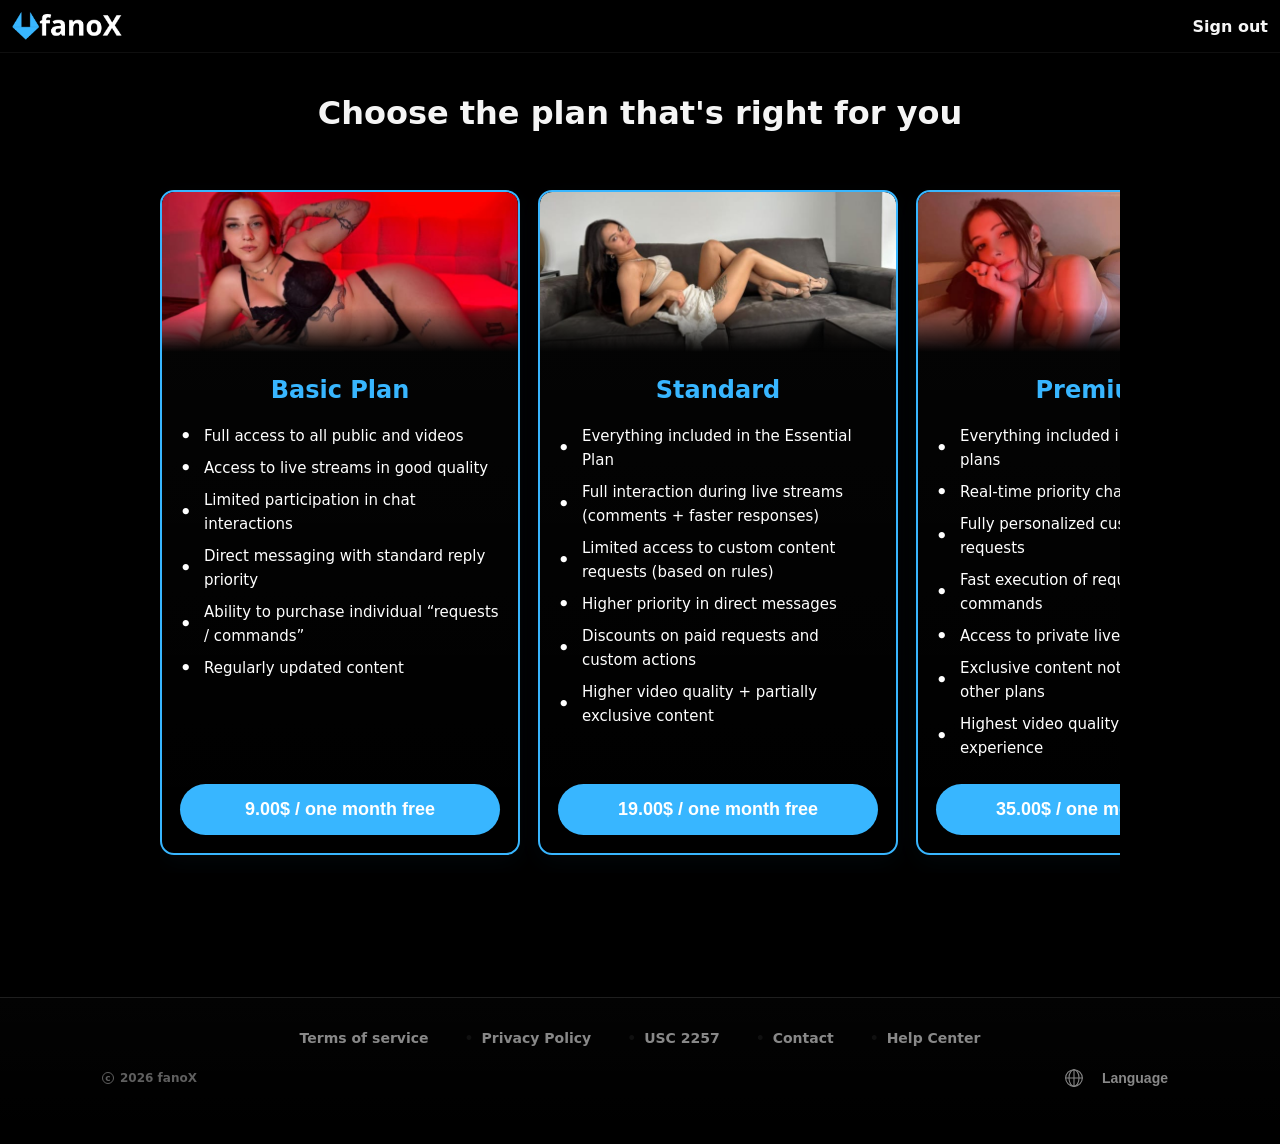
<file: confirm.html>
<!doctype html>
<html lang="en" dir="ltr">
  <head>
    <meta charset="utf-8" />
    <meta name="viewport" content="width=device-width, initial-scale=1" />
    <title>Choose a Plan — fanoX</title>
    <link rel="stylesheet" href="styles.css" />
    <style>
      /* make plans scroll horizontally */
      .plans{max-width:960px;margin:40px auto;display:flex;gap:18px;padding:18px;overflow-x:auto;-webkit-overflow-scrolling:touch;scroll-snap-type:x mandatory}
      .plans::-webkit-scrollbar{height:10px}
      .plans::-webkit-scrollbar-thumb{background:rgba(255,255,255,0.06);border-radius:8px}
      .plan{background:linear-gradient(180deg,rgba(255,255,255,0.02),transparent);border:2px solid var(--blue-open);box-shadow:0 8px 24px rgba(56,182,255,0.04);padding:0;border-radius:14px;text-align:center;flex:0 0 360px;scroll-snap-align:start;display:flex;flex-direction:column;justify-content:flex-start;min-height:440px}
      .plan h3{margin:6px 0 6px;font-size:24px;font-weight:800;color:var(--blue-open)}
      .plan .plan-img{display:block;width:100%;height:160px;object-fit:cover;border-radius:12px 12px 0 0;margin:0;-webkit-mask-image:linear-gradient(to bottom, rgba(0,0,0,1) 72%, rgba(0,0,0,0) 100%);mask-image:linear-gradient(to bottom, rgba(0,0,0,1) 72%, rgba(0,0,0,0) 100%);-webkit-mask-size:100% 100%;mask-size:100% 100%;}
      .plan-body{padding:18px;display:flex;flex-direction:column;flex:1}
      
      .features{color:var(--muted);font-size:14px;margin:8px 0 16px;min-height:140px}
      /* Basic, Standard & Premium plans: white, left-aligned sentences with a leading dot */
      .plan[data-plan="basic"] .features,
      .plan[data-plan="standard"] .features,
      .plan[data-plan="premium"] .features{color:#fff;text-align:left;list-style:none;padding:0;font-size:15px;line-height:1.6;margin:8px 0 16px;min-height:150px}
      .plan[data-plan="basic"] .plan-body h3,
      .plan[data-plan="standard"] .plan-body h3,
      .plan[data-plan="premium"] .plan-body h3{margin-bottom:12px}
      .plan[data-plan="basic"] .features li,
      .plan[data-plan="standard"] .features li,
      .plan[data-plan="premium"] .features li{margin-bottom:8px;padding-left:24px;position:relative;font-size:15px}
      .plan[data-plan="basic"] .features li::before,
      .plan[data-plan="standard"] .features li::before,
      .plan[data-plan="premium"] .features li::before{content:"•";color:#fff;position:absolute;left:0;top:50%;transform:translateY(-50%);font-size:18px;line-height:1;font-weight:700}
      .plan button{padding:10px 16px;border-radius:10px;border:none;font-weight:700;cursor:pointer}
      /* Make plan buttons span the full card width (right to left) */
      .plan .plan-body button{display:block;box-sizing:border-box;width:100%;margin-top:auto;padding:15px 20px;font-size:18px;font-weight:800;border:none;border-radius:999px}
      .plan .select{background:linear-gradient(180deg,var(--blue-open),var(--blue-dark));color:#fff}
      .plan .select:hover{transform:translateY(-3px)}
      .plan .secondary{background:transparent;border:1px solid rgba(255,255,255,0.06);color:var(--text)}
      .hero-title{text-align:center;margin-top:18px;margin-bottom:6px}
      .hero-sub{color:var(--muted);text-align:center;margin-bottom:18px}
      /* top bar with logo (left) and sign out (right) */
      .topbar{position:fixed;top:0;left:0;right:0;display:flex;justify-content:space-between;align-items:center;z-index:999;border-bottom:1px solid rgba(255,255,255,0.06);padding:12px;background:var(--bg)}
      .topbar img{height:28px;width:auto;display:block}
      .topbar .signout{color:var(--text);text-decoration:none;font-weight:700}
      main.container{padding-top:76px}
    </style>
  </head>
  <body>
    <div class="topbar">
      <img src="555.png" alt="logo" />
      <a href="index.html" class="signout">Sign out</a>
    </div>
    <main class="container">
      <h1 class="hero-title">Choose the plan that's right for you</h1>
    
      <section class="plans" id="plans">
        <div class="plan" data-plan="basic" data-href="https://www.paypal.com/ncp/payment/KYWKMRUDN5FUE">
          <img src="P1.jpeg" alt="Basic plan" class="plan-img" />
          <div class="plan-body">
            <h3>Basic Plan</h3>
            <ul class="features">
              <li>Full access to all public and videos</li>
              <li>Access to live streams in good quality</li>
              <li>Limited participation in chat interactions</li>
              <li>Direct messaging with standard reply priority</li>
              <li>Ability to purchase individual “requests / commands”</li>
              <li>Regularly updated content</li>
            
            </ul>
            <button class="select">9.00$ / one month free</button>
          </div>
        </div>
        <div class="plan" data-plan="standard" data-href="https://www.paypal.com/ncp/payment/99KRGENWD5E4W">
          <img src="P2.jpeg" alt="Standard plan" class="plan-img" />
          <div class="plan-body">
            <h3>Standard</h3>
            <ul class="features">
              <li>Everything included in the Essential Plan</li>
              <li>Full interaction during live streams (comments + faster responses)</li>
              <li>Limited access to custom content requests (based on rules)</li>
              <li>Higher priority in direct messages</li>
              <li>Discounts on paid requests and custom actions</li>
              <li>Higher video quality + partially exclusive content</li>
            </ul>
            <button class="select">19.00$ / one month free</button>
          </div>
        </div>
        <div class="plan" data-plan="premium" data-href="https://www.paypal.com/ncp/payment/VHTR7ECETTXJC">
          <img src="P3.jpeg" alt="Premium plan" class="plan-img" />
          <div class="plan-body">
            <h3>Premium</h3>
            <ul class="features">
              <li>Everything included in all previous plans</li>
              <li>Real-time priority chat access</li>
              <li>Fully personalized custom content requests</li>
              <li>Fast execution of requests and special commands</li>
              <li>Access to private live streams</li>
              <li>Exclusive content not available in other plans</li>
              <li>Highest video quality and unrestricted experience</li>
            </ul>
            <button class="select">35.00$ / one month free</button>
          </div>
        </div>
      </section>
    </main>
    <script>
      (function(){
        const plansEl = document.getElementById('plans');
        plansEl.addEventListener('click', (e)=>{
          const btn = e.target.closest('button');
          if(!btn) return;
          const card = btn.closest('.plan');
          if(!card) return;
          const plan = card.getAttribute('data-plan');
          // If the plan card has a payment data-href, navigate to it silently
          const payHref = card.dataset.href || card.getAttribute('data-href');
          if(payHref){
            // open in same tab to proceed with payment
            window.location.href = payHref;
            return;
          }
          try{ sessionStorage.setItem('selectedPlan', plan); }catch(err){}
          alert('Plan selected: ' + plan);
          // TODO: replace with real payment gateway when available
          window.location.href = 'index.html';
        });

        // clear session data when signing out
        const signout = document.querySelector('.signout');
        if(signout){
          signout.addEventListener('click', function(e){
            try{ sessionStorage.clear(); localStorage.removeItem('selectedPlan'); }catch(err){}
            // allow the link to navigate to index.html
          });
        }
      })();
    </script>
      <footer class="site-footer" dir="ltr">
        <div class="container footer-inner">
          <nav class="footer-links" aria-label="Footer">
            <a href="terms.html" class="footer-link">Terms of service</a>
            <a href="privacy.html" class="footer-link">Privacy Policy</a>
            <a href="usc2257.html" class="footer-link">USC 2257</a>
            <a href="contact.html" class="footer-link">Contact</a>
            <a href="#" class="footer-link">Help Center</a>
          </nav>
        </div>
        <div class="footer-bottom">
          <span class="footer-branding"><span class="brand-circle">c</span>2026 fanoX</span>
          <div class="language-switcher" aria-label="Language selector">
            <span class="lang-icon" aria-hidden="true">
              <svg width="18" height="18" viewBox="0 0 24 24" fill="none" xmlns="http://www.w3.org/2000/svg">
                <circle cx="12" cy="12" r="10" stroke="currentColor" stroke-width="1.3"/>
                <path d="M12 2v20M2 12h20" stroke="currentColor" stroke-width="1.3" stroke-linecap="round"/>
                <path d="M12 2c-3.31 0-6 4.48-6 10s2.69 10 6 10 6-4.48 6-10-2.69-10-6-10z" stroke="currentColor" stroke-width="1.3" fill="none"/>
              </svg>
            </span>
            <button class="lang-button" id="lang-btn">Language</button>
            <ul class="lang-menu" id="lang-menu" style="display:none;">
              <li><a href="#" data-lang="en" class="lang-option">🇺🇸 English</a></li>
              <li><a href="#" data-lang="fr" class="lang-option">🇫🇷 Français</a></li>
              <li><a href="#" data-lang="es" class="lang-option">🇪🇸 Español</a></li>
              <li><a href="#" data-lang="de" class="lang-option">🇩🇪 Deutsch</a></li>
              <li><a href="#" data-lang="ar" class="lang-option">🇸🇦 العربية</a></li>
            </ul>
          </div>
        </div>
      </footer>
  </body>
</html>
</file>
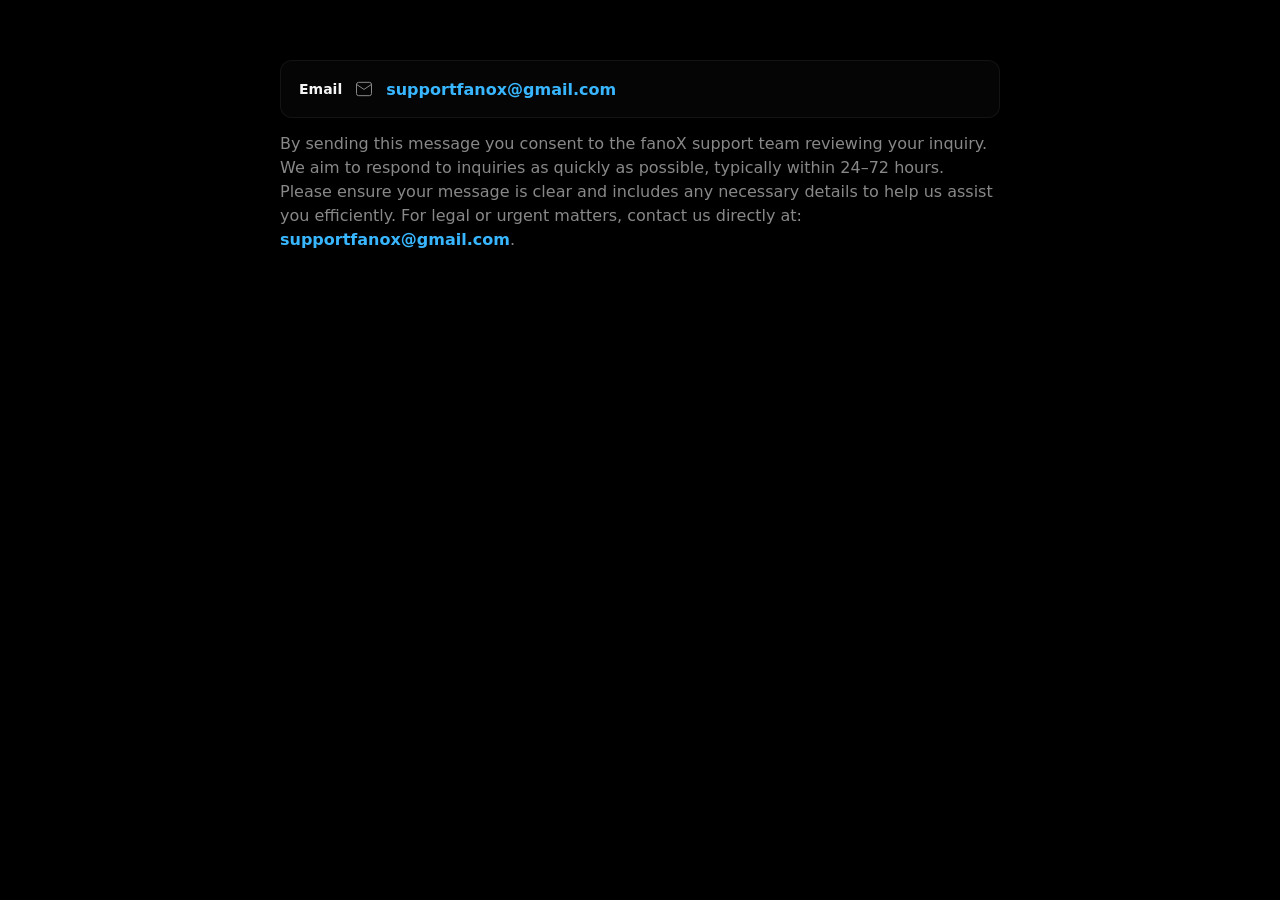
<file: contact.html>
<!doctype html>
<html lang="en" dir="ltr">
  <head>
    <meta charset="utf-8" />
    <meta name="viewport" content="width=device-width, initial-scale=1" />
    <title>Contact — fanoX</title>
    <link rel="stylesheet" href="styles.css" />
  </head>
  <body>
    <main class="container" style="padding-top:60px;padding-bottom:80px;color:var(--text)">
      <section style="max-width:720px;margin:0 auto;">
        <div class="contact-card">
              <div class="contact-row">
            <span class="contact-label">Email</span>
            <span class="contact-icon" aria-hidden="true">
              <svg width="20" height="20" viewBox="0 0 24 24" fill="none" xmlns="http://www.w3.org/2000/svg">
                <path d="M3 6.5v11A2.5 2.5 0 0 0 5.5 20h13A2.5 2.5 0 0 0 21 17.5v-11A2.5 2.5 0 0 0 18.5 4h-13A2.5 2.5 0 0 0 3 6.5z" stroke="currentColor" stroke-width="1.2" fill="none" stroke-linecap="round" stroke-linejoin="round"/>
                <path d="M21 6.5l-9 6-9-6" stroke="currentColor" stroke-width="1.2" stroke-linecap="round" stroke-linejoin="round"/>
              </svg>
            </span>
            <a class="contact-email" href="mailto:supportfanox@gmail.com">supportfanox@gmail.com</a>
          </div>
        </div>

        <p class="contact-note">By sending this message you consent to the fanoX support team reviewing your inquiry. We aim to respond to inquiries as quickly as possible, typically within 24–72 hours. Please ensure your message is clear and includes any necessary details to help us assist you efficiently. For legal or urgent matters, contact us directly at: <a href="mailto:supportfanox@gmail.com">supportfanox@gmail.com</a>.</p>
      </section>
    </main>
  </body>
</html>
</file>
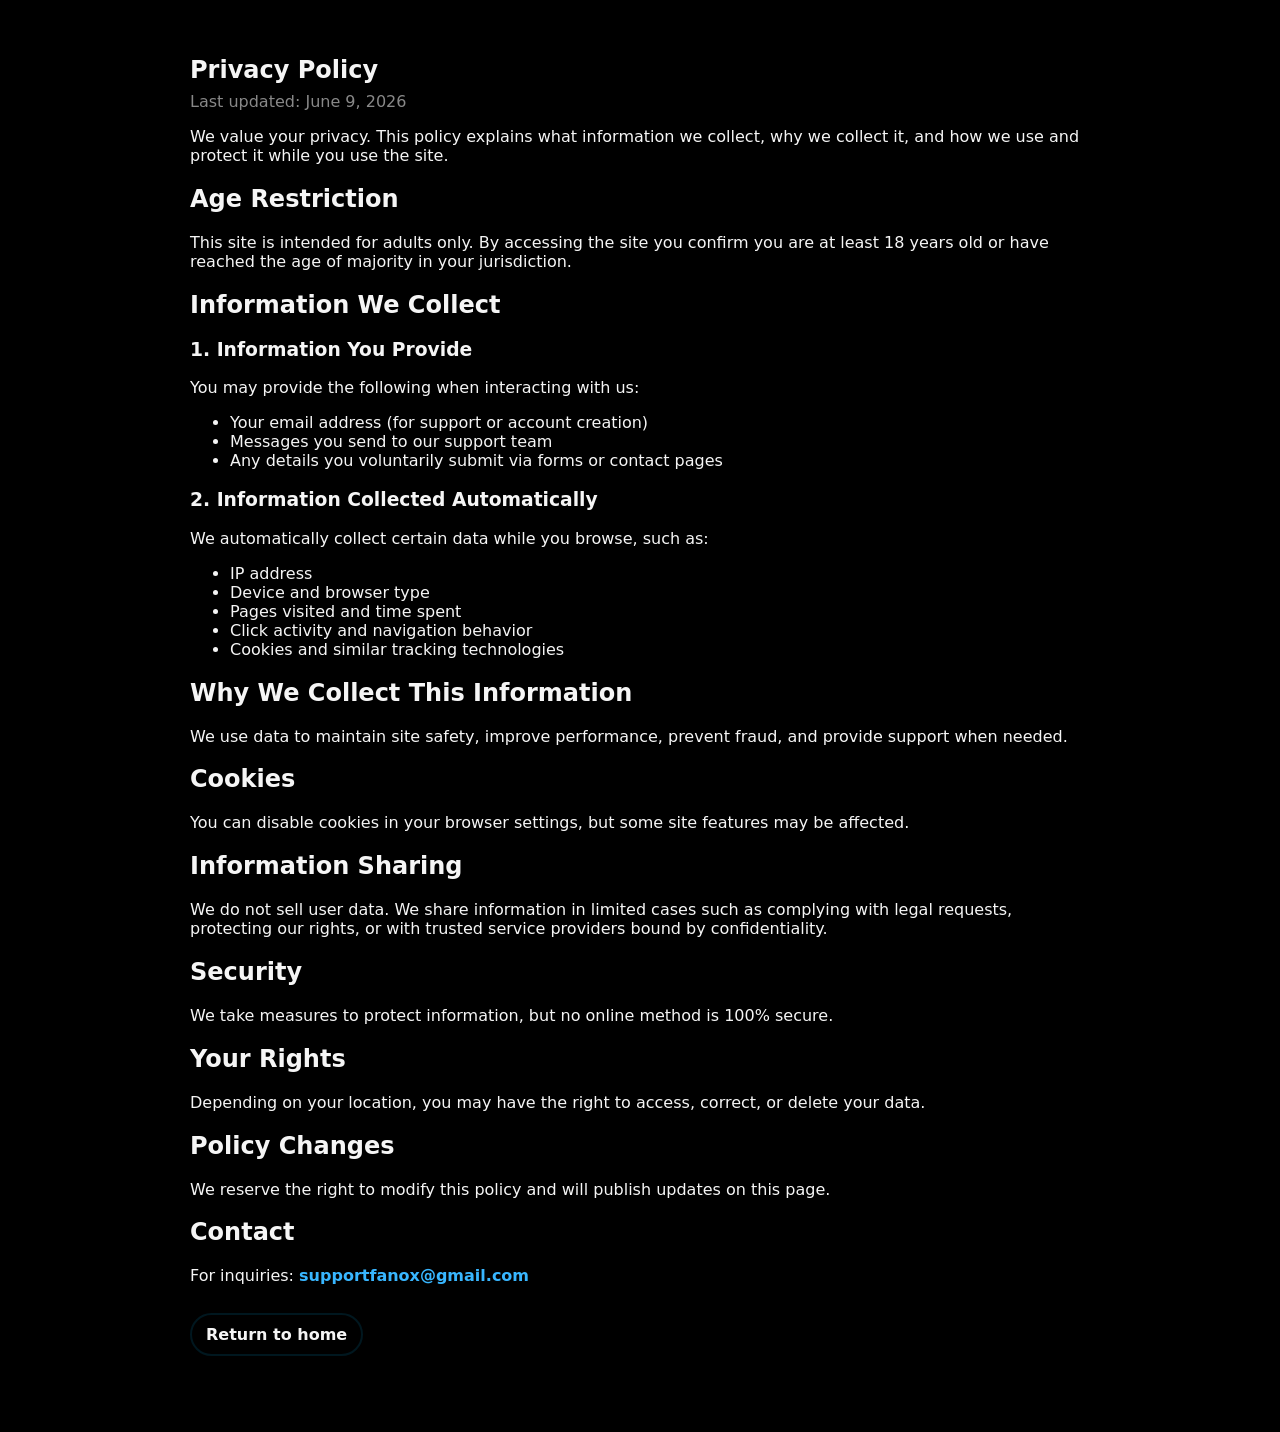
<file: privacy.html>
<!doctype html>
<html lang="en" dir="ltr">
  <head>
    <meta charset="utf-8" />
    <meta name="viewport" content="width=device-width, initial-scale=1" />
    <title>Privacy Policy — fanoX</title>
    <link rel="stylesheet" href="styles.css" />
  </head>
  <body>
    <main class="container" style="padding-top:36px;padding-bottom:60px;color:var(--text)">
      <article style="max-width:900px;margin:0 auto;">
        <h1 style="margin-bottom:8px">Privacy Policy</h1>
        <p style="color:var(--muted);margin-top:0">Last updated: June 9, 2026</p>

        <p>We value your privacy. This policy explains what information we collect, why we collect it, and how we use and protect it while you use the site.</p>

        <h2>Age Restriction</h2>
        <p>This site is intended for adults only. By accessing the site you confirm you are at least 18 years old or have reached the age of majority in your jurisdiction.</p>

        <h2>Information We Collect</h2>
        <h3>1. Information You Provide</h3>
        <p>You may provide the following when interacting with us:</p>
        <ul>
          <li>Your email address (for support or account creation)</li>
          <li>Messages you send to our support team</li>
          <li>Any details you voluntarily submit via forms or contact pages</li>
        </ul>

        <h3>2. Information Collected Automatically</h3>
        <p>We automatically collect certain data while you browse, such as:</p>
        <ul>
          <li>IP address</li>
          <li>Device and browser type</li>
          <li>Pages visited and time spent</li>
          <li>Click activity and navigation behavior</li>
          <li>Cookies and similar tracking technologies</li>
        </ul>

        <h2>Why We Collect This Information</h2>
        <p>We use data to maintain site safety, improve performance, prevent fraud, and provide support when needed.</p>

        <h2>Cookies</h2>
        <p>You can disable cookies in your browser settings, but some site features may be affected.</p>

        <h2>Information Sharing</h2>
        <p>We do not sell user data. We share information in limited cases such as complying with legal requests, protecting our rights, or with trusted service providers bound by confidentiality.</p>

        <h2>Security</h2>
        <p>We take measures to protect information, but no online method is 100% secure.</p>

        <h2>Your Rights</h2>
        <p>Depending on your location, you may have the right to access, correct, or delete your data.</p>

        <h2>Policy Changes</h2>
        <p>We reserve the right to modify this policy and will publish updates on this page.</p>

        <h2>Contact</h2>
        <p>For inquiries: <a href="mailto:supportfanox@gmail.com">supportfanox@gmail.com</a></p>

        <p style="margin-top:28px"><a href="index.html" class="btn blue outline">Return to home</a></p>
      </article>
    </main>
  </body>
</html>
</file>
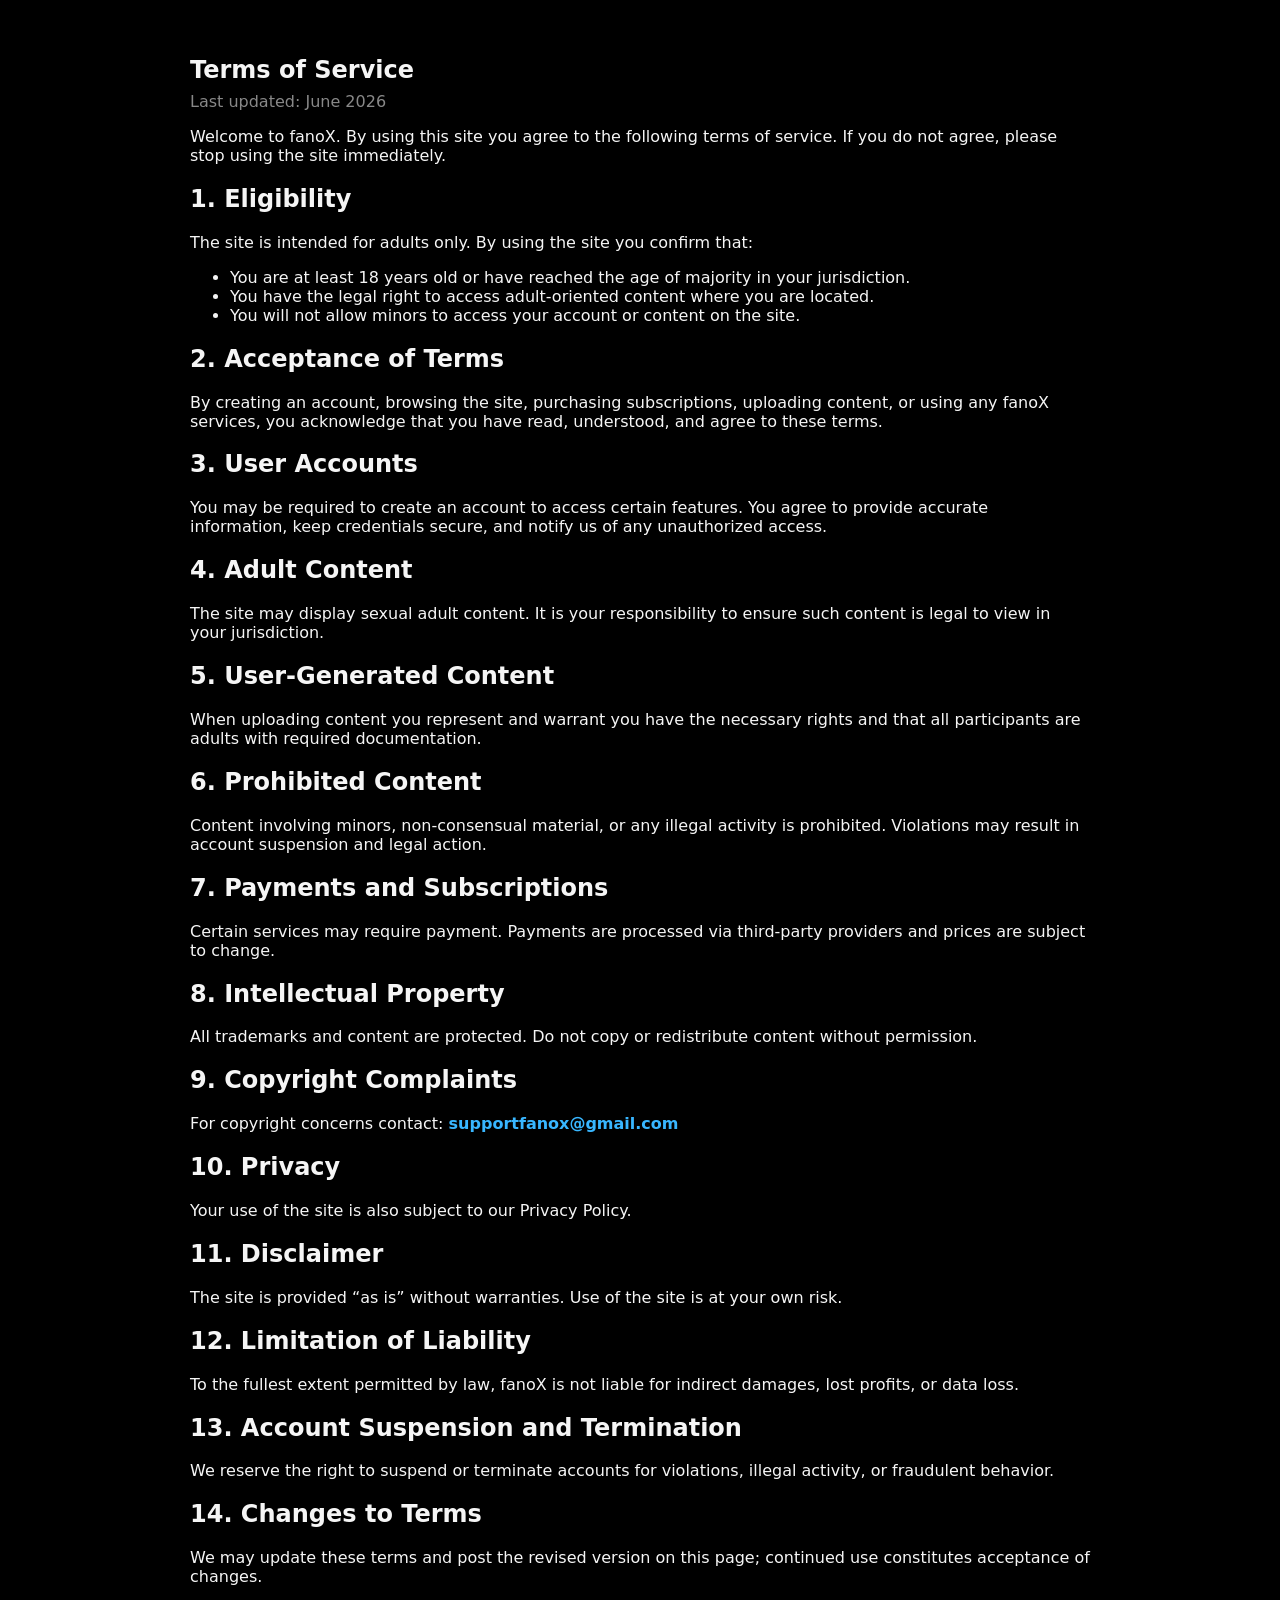
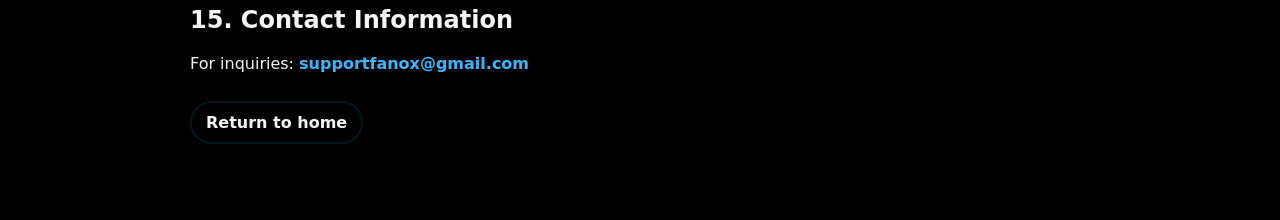
<file: terms.html>
<!doctype html>
<html lang="en" dir="ltr">
  <head>
    <meta charset="utf-8" />
    <meta name="viewport" content="width=device-width, initial-scale=1" />
    <title>Terms of Service — fanoX</title>
    <link rel="stylesheet" href="styles.css" />
  </head>
  <body>
    <main class="container" style="padding-top:36px;padding-bottom:60px;color:var(--text)">
      <article style="max-width:900px;margin:0 auto;">
        <h1 style="margin-bottom:8px">Terms of Service</h1>
        <p style="color:var(--muted);margin-top:0">Last updated: June 2026</p>

        <p>Welcome to fanoX. By using this site you agree to the following terms of service. If you do not agree, please stop using the site immediately.</p>

        <h2>1. Eligibility</h2>
        <p>The site is intended for adults only. By using the site you confirm that:</p>
        <ul>
          <li>You are at least 18 years old or have reached the age of majority in your jurisdiction.</li>
          <li>You have the legal right to access adult-oriented content where you are located.</li>
          <li>You will not allow minors to access your account or content on the site.</li>
        </ul>

        <h2>2. Acceptance of Terms</h2>
        <p>By creating an account, browsing the site, purchasing subscriptions, uploading content, or using any fanoX services, you acknowledge that you have read, understood, and agree to these terms.</p>

        <h2>3. User Accounts</h2>
        <p>You may be required to create an account to access certain features. You agree to provide accurate information, keep credentials secure, and notify us of any unauthorized access.</p>

        <h2>4. Adult Content</h2>
        <p>The site may display sexual adult content. It is your responsibility to ensure such content is legal to view in your jurisdiction.</p>

        <h2>5. User-Generated Content</h2>
        <p>When uploading content you represent and warrant you have the necessary rights and that all participants are adults with required documentation.</p>

        <h2>6. Prohibited Content</h2>
        <p>Content involving minors, non-consensual material, or any illegal activity is prohibited. Violations may result in account suspension and legal action.</p>

        <h2>7. Payments and Subscriptions</h2>
        <p>Certain services may require payment. Payments are processed via third‑party providers and prices are subject to change.</p>

        <h2>8. Intellectual Property</h2>
        <p>All trademarks and content are protected. Do not copy or redistribute content without permission.</p>

        <h2>9. Copyright Complaints</h2>
        <p>For copyright concerns contact: <a href="mailto:supportfanox@gmail.com">supportfanox@gmail.com</a></p>

        <h2>10. Privacy</h2>
        <p>Your use of the site is also subject to our Privacy Policy.</p>

        <h2>11. Disclaimer</h2>
        <p>The site is provided “as is” without warranties. Use of the site is at your own risk.</p>

        <h2>12. Limitation of Liability</h2>
        <p>To the fullest extent permitted by law, fanoX is not liable for indirect damages, lost profits, or data loss.</p>

        <h2>13. Account Suspension and Termination</h2>
        <p>We reserve the right to suspend or terminate accounts for violations, illegal activity, or fraudulent behavior.</p>

        <h2>14. Changes to Terms</h2>
        <p>We may update these terms and post the revised version on this page; continued use constitutes acceptance of changes.</p>

        <h2>15. Contact Information</h2>
        <p>For inquiries: <a href="mailto:supportfanox@gmail.com">supportfanox@gmail.com</a></p>

        <p style="margin-top:28px"><a href="index.html" class="btn blue outline">Return to home</a></p>
      </article>
    </main>
  </body>
</html>
</file>
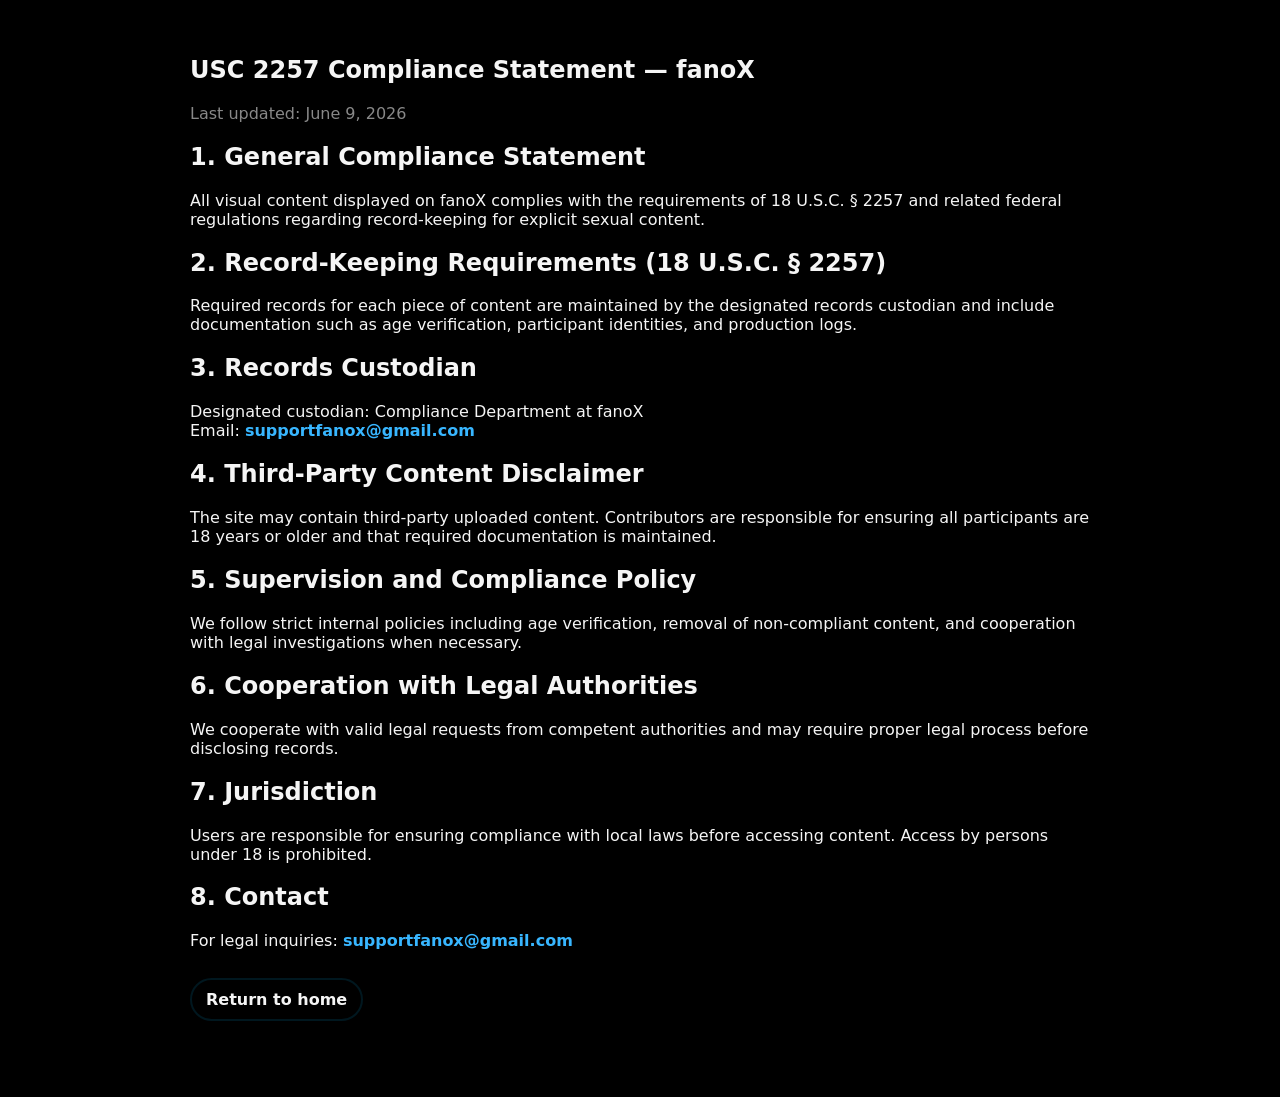
<file: usc2257.html>
<!doctype html>
<html lang="en" dir="ltr">
  <head>
    <meta charset="utf-8" />
    <meta name="viewport" content="width=device-width, initial-scale=1" />
    <title>USC 2257 Compliance Statement — fanoX</title>
    <link rel="stylesheet" href="styles.css" />
  </head>
  <body>
    <main class="container" style="padding-top:36px;padding-bottom:60px;color:var(--text)">
      <article style="max-width:900px;margin:0 auto;">
        <h1>USC 2257 Compliance Statement — fanoX</h1>
        <p style="color:var(--muted);margin-top:0">Last updated: June 9, 2026</p>

        <h2>1. General Compliance Statement</h2>
        <p>All visual content displayed on fanoX complies with the requirements of 18 U.S.C. § 2257 and related federal regulations regarding record-keeping for explicit sexual content.</p>

        <h2>2. Record-Keeping Requirements (18 U.S.C. § 2257)</h2>
        <p>Required records for each piece of content are maintained by the designated records custodian and include documentation such as age verification, participant identities, and production logs.</p>

        <h2>3. Records Custodian</h2>
        <p>Designated custodian: Compliance Department at fanoX<br/>Email: <a href="mailto:supportfanox@gmail.com">supportfanox@gmail.com</a></p>

        <h2>4. Third‑Party Content Disclaimer</h2>
        <p>The site may contain third‑party uploaded content. Contributors are responsible for ensuring all participants are 18 years or older and that required documentation is maintained.</p>

        <h2>5. Supervision and Compliance Policy</h2>
        <p>We follow strict internal policies including age verification, removal of non‑compliant content, and cooperation with legal investigations when necessary.</p>

        <h2>6. Cooperation with Legal Authorities</h2>
        <p>We cooperate with valid legal requests from competent authorities and may require proper legal process before disclosing records.</p>

        <h2>7. Jurisdiction</h2>
        <p>Users are responsible for ensuring compliance with local laws before accessing content. Access by persons under 18 is prohibited.</p>

        <h2>8. Contact</h2>
        <p>For legal inquiries: <a href="mailto:supportfanox@gmail.com">supportfanox@gmail.com</a></p>

        <p style="margin-top:28px"><a href="index.html" class="btn blue outline">Return to home</a></p>
      </article>
    </main>
  </body>
</html>
</file>
<file: styles.css>
:root{
  --bg: #000000;
  --blue-open: #38b6ff;
  --blue-dark: #38b6ff;
  --text: #F5F5F5;
  --muted: #888888;
}

.splash-screen{position:fixed;inset:0;display:flex;align-items:center;justify-content:center;background:#000;z-index:5000;transition:opacity .35s ease, visibility .35s ease;}
.splash-screen.hidden{opacity:0;visibility:hidden;pointer-events:none;}
.splash-logo{width:min(50vw, 180px);max-width:180px;height:auto;display:block;animation:fadeIn .5s ease both;}

@keyframes fadeIn{from{opacity:0;transform:scale(.95)}to{opacity:1;transform:scale(1)}}

*{box-sizing:border-box}
html,body{height:100%}
body{
  margin:0;
  background:var(--bg);
  color:var(--text);
  font-family: 'Poppins', system-ui, -apple-system, 'Segoe UI', Roboto, 'Helvetica Neue', Arial;
  -webkit-font-smoothing:antialiased;
  -moz-osx-font-smoothing:grayscale;
}

.container{max-width:1100px;margin:0 auto;padding:48px 24px;position:relative;z-index:2}

.nav{display:flex;align-items:center;justify-content:space-between}
.logo{font-weight:800;font-size:20px;letter-spacing:1px}
.logo .accent{color:var(--blue-open);margin-left:6px}

.nav-actions{display:flex;gap:12px}
.btn{display:inline-flex;align-items:center;justify-content:center;padding:12px 20px;border-radius:12px;text-decoration:none;color:var(--text);font-weight:600;transition:transform .18s ease,box-shadow .18s ease,opacity .18s ease;position:relative}
.btn.ghost{background:transparent;border:1px solid rgba(255,255,255,0.06);color:var(--muted)}
.btn.primary{background:linear-gradient(180deg,var(--blue-open),var(--blue-dark));box-shadow:0 8px 24px rgba(0,123,255,0.06);}

.hero{min-height:100vh;display:flex;align-items:center;position:relative;overflow:hidden}
.hero:before{content:"";position:absolute;inset:0;pointer-events:none}

.hero-content{max-width:640px;padding-top:60px}
.title{font-size:48px;margin:0 0 14px;line-height:1.02;letter-spacing:0.2px}
.subtitle{color:var(--muted);margin:0 0 26px;font-size:18px}

.ctas{display:flex;gap:14px}
.btn-cta{background:linear-gradient(180deg,var(--blue-open),var(--blue-dark));padding:14px 22px;border-radius:12px;box-shadow:0 10px 30px rgba(0,191,255,0.08);transform:translateZ(0)}
.btn-cta:hover{transform:translateY(-4px)}
.btn-secondary{background:transparent;border:1px solid rgba(255,255,255,0.06);color:var(--text)}

.visual{position:absolute;right:0;top:0;bottom:0;width:60%;pointer-events:none;display:flex;align-items:center;justify-content:flex-start}
.blob{width:80%;opacity:0.95;transform:translateX(8%)}

/* Title: use normal text color */
.title{color:var(--text)}

/* Responsive */
@media (max-width:900px){
  .container{padding:40px 18px}
  .visual{display:none}
  .hero-image{width:auto;max-width:220px;margin-bottom:14px;border-radius:12px}
}

@media (max-width:480px){
  .title{font-size:28px}
  .ctas{flex-direction:column}
  .btn{width:100%}
}

/* subtle pulsing for CTA */
/* removed red pulse animation */

/* accessibility */
.btn:focus{outline:3px solid rgba(0,191,255,0.12);outline-offset:4px}

/* Minimal centered layout for two blue buttons */
.top-image{display:flex;justify-content:center;padding:60px 12px 8px;background:var(--bg)}
.hero-image{display:block;max-width:420px;width:90%;height:auto;margin:20px 0 0;border-radius:12px;object-fit:cover}
.centered{min-height:calc(100vh - 120px);display:flex;align-items:flex-start;justify-content:center;background:var(--bg);padding-top:22px;padding-bottom:110px}
.button-group{display:flex;gap:12px;align-items:center;width:90%;max-width:720px}

/* Reels section: three vertical promo videos between hero and signup */
.reels-section{padding:12px 0 6px}
.reels{display:flex;gap:14px;justify-content:center;align-items:flex-start;max-width:980px;margin:0 auto;padding:0 12px}
.reel-card{flex:0 0 170px;width:170px;border-radius:12px;overflow:hidden;background:rgba(255,255,255,0.02);border:1px solid rgba(255,255,255,0.04)}
.reel{width:100%;height:auto;aspect-ratio:9/16;display:block;object-fit:cover;background:#000}

/* play overlay button positioned above the video center */
.reel-card{position:relative}
.reel-card .play-overlay{position:absolute;left:50%;top:50%;transform:translate(-50%,-50%);z-index:4;border:none;background:transparent;padding:0;display:flex;align-items:center;justify-content:center;cursor:pointer;transition:opacity .18s ease,transform .18s ease}
.reel-card .play-overlay svg{width:56px;height:56px;display:block}
.reel-card .play-overlay svg circle{fill:rgba(0,0,0,0.35)}
/* ensure the triangle is centered within the circle */
.reel-card .play-overlay .play-triangle{transform-origin:12px 12px;transform:none}
.reel-card .play-overlay:hover svg circle{fill:rgba(0,0,0,0.45)}

/* increase hit target on small screens */
@media (max-width:420px){
  .reel-card .play-overlay svg{width:56px;height:56px}
}

  .reels-section{padding-bottom:0}
  .centered{padding-top:0;padding-bottom:40px}
  .button-group-vertical{gap:4px;margin-top:2px}
/* hidden state: fade out and prevent pointer events */
.reel-card .play-overlay.hidden{opacity:0;transform:translate(-50%,-50%) scale(0.9);pointer-events:none}

/* ensure native video controls are hidden for .reel (remove browser menu/three-dots) */
.reel::-webkit-media-controls{display:none !important}
.reel::-webkit-media-controls-enclosure{display:none !important}
.reel{cursor:pointer}

@media (max-width:760px){
  .reels{gap:10px}
  .reel-card{flex:0 0 30vw;width:30vw}
}

@media (max-width:420px){
  /* show all three reels on-screen by dividing width into thirds */
  .reels{gap:4px;padding:2px;flex-wrap:nowrap;overflow-x:hidden;justify-content:space-between}
  .reel-card{flex:0 0 calc((100% - 8px)/3);width:calc((100% - 8px)/3);margin:0}
  /* tighten spacing to bring Sign up closer */
  .centered{padding-top:2px}
  .button-group-vertical{margin-top:2px}
}

/* stacked layout: single button above and below image */
.stacked{flex-direction:column}
.button-group-vertical{display:flex;flex-direction:column;gap:12px;align-items:center;width:100%;margin-top:28px}
.btn.full{width:92%;max-width:720px;display:inline-flex;justify-content:center}
.stacked .btn{flex:0}
.btn.blue{background:linear-gradient(180deg,var(--blue-open),var(--blue-dark));color:#fff;padding:14px 26px;border-radius:999px;box-shadow:0 12px 30px rgba(0,191,255,0.18);border:none}
.btn.blue:hover{transform:translateY(-4px)}
  .btn.outline-black{background:transparent;border:1px solid #000;color:#000;padding:12px 20px;border-radius:12px}
  .btn.outline-black:hover{background:rgba(0,0,0,0.06);color:#000}
.btn.blue.outline{background:transparent;color:var(--text);border:2px solid rgba(0,191,255,0.12);box-shadow:none;border-radius:999px}
.btn.blue.outline:hover{background:rgba(0,191,255,0.04)}
.btn.btn-small{padding:10px 16px;font-size:14px;font-weight:600}
.reel-card-watch-more{display:flex;align-items:center;justify-content:center;background:transparent;flex:0 0 140px;width:140px}

/* consent paragraph below buttons */
.consent{margin-top:12px;color:var(--muted);font-size:13px;text-align:center;max-width:720px;padding:0 12px;line-height:1.35}
.consent a{color:var(--blue-open);text-decoration:none;font-weight:600;border-bottom:1px dotted rgba(255,255,255,0.06);padding-bottom:1px}
.consent a:hover{text-decoration:underline;opacity:0.98}

/* three horizontal buttons under consent, RTL (right-to-left) */
.footer-actions{display:flex;gap:14px;flex-direction:column;width:100%;max-width:720px;margin:80px auto 0;align-items:center}
.footer-actions .btn{display:inline-flex;justify-content:center;box-shadow:0 8px 22px rgba(0,0,0,0.22)}

@media (max-width:480px){
  .footer-actions{gap:10px}
  .footer-actions .btn{padding:12px 14px;height:50px;font-size:15px}
  .footer-actions{margin:40px auto 0}
}

  /* X / Twitter brand button: use pill shape like Sign up and circular logo */
  .btn.twitter{background:linear-gradient(180deg,#1da1f2,#0d95e8);color:#fff;padding-top:12px;padding-bottom:12px;padding-left:18px;padding-right:18px;border-radius:999px;border:none}
  .btn.twitter:hover{transform:translateY(-3px);box-shadow:0 14px 30px rgba(13,149,232,0.12)}
  .btn.twitter .icon-left img{width:22px;height:22px;border-radius:50%;object-fit:cover}

  /* explicit class for X logo if used elsewhere */
  .x-logo{width:22px;height:22px;border-radius:50%;object-fit:cover;display:block;transform:translateX(-12px);}

  /* Google brand button */
  .btn.google{background:linear-gradient(180deg,#4285f4,#357ae8);color:#fff;padding:12px 22px;border-radius:12px;border:none}
  .btn.google:hover{transform:translateY(-3px);box-shadow:0 14px 30px rgba(53,122,232,0.10)}

  /* button inner layout and icon */
  .btn .btn-inner{display:flex;align-items:center;gap:12px;justify-content:center;direction:ltr}
  .btn .icon-left{display:inline-flex;align-items:center;justify-content:center}
  .btn .icon-left svg{width:22px;height:22px;display:block}
  .btn .btn-label{display:inline-block}

  /* ensure images inside .icon-left scale correctly */
  .btn .icon-left img{width:22px;height:22px;display:block;object-fit:contain}

  /* Google button: match Sign up appearance (use blue style), keep small inline logo */
  .btn.google{border-radius:999px;padding-left:18px;padding-right:18px}
  .btn.google .icon-left{position:relative;left:auto;top:auto;transform:translateX(-6px)}
  .btn.google .icon-left img{width:22px;height:22px;border-radius:50%;background:transparent;padding:0;box-shadow:none;display:block;object-fit:cover}
  .btn.google .btn-label{position:static;transform:none;font-weight:600}

  /* Footer styles */
  .site-footer{border-top:1px solid rgba(255,255,255,0.12);padding:26px 12px 40px;margin-top:36px;color:var(--muted);background:linear-gradient(180deg, rgba(255,255,255,0.01), transparent)}
  .footer-bottom{padding:16px 12px 0;text-align:left}
  .footer-branding{color:var(--muted);font-size:12px;font-weight:600;opacity:0.7;display:flex;align-items:center;gap:6px}
  .brand-circle{display:inline-flex;align-items:center;justify-content:center;width:14px;height:14px;border-radius:50%;border:1px solid var(--muted);font-size:8px;font-weight:600;color:var(--muted)}
  .brand-circle{display:inline-flex;align-items:center;justify-content:center;width:12px;height:12px;border-radius:50%;border:1px solid var(--muted);font-size:9px;line-height:12px;font-weight:700;color:var(--muted)}
  .site-footer .footer-inner{max-width:1100px;margin:0 auto;padding:0;display:flex;justify-content:center}
  .footer-bottom{display:flex;justify-content:space-between;align-items:center;max-width:1100px;margin:0 auto;padding:12px 12px}
  .footer-links{display:flex;gap:20px;justify-content:flex-start;align-items:center;flex-wrap:wrap}
  .footer-link{color:var(--muted);text-decoration:none;font-weight:600;font-size:14px;padding:6px 4px}
  .footer-link:hover{color:var(--text);text-decoration:underline}
  .footer-link:not(:first-child)::before{content:"•";margin-right:8px;color:rgba(255,255,255,0.06);margin-left:8px}

  /* mailto links — light blue */
  a[href^="mailto:"]{color:var(--blue-open);text-decoration:none;font-weight:600}
  a[href^="mailto:"]:hover{color:lightblue;text-decoration:underline}

  /* Language switcher */
  .language-switcher{display:flex;align-items:center;gap:8px;margin-left:24px;position:relative}
  .lang-icon{display:inline-flex;align-items:center;justify-content:center;width:20px;height:20px;color:var(--muted)}
  .lang-icon svg{width:100%;height:100%;color:inherit;display:block}
  .lang-button{background:transparent;border:none;color:var(--muted);font-weight:600;font-size:14px;cursor:pointer;padding:6px 10px;border-radius:8px;transition:color 0.18s ease}
  .lang-button:hover{color:var(--text)}
  .lang-menu{list-style:none;position:absolute;bottom:calc(100% + 8px);right:0;background:var(--bg);border:1px solid rgba(255,255,255,0.12);border-radius:8px;padding:8px 0;margin:0;min-width:160px;box-shadow:0 8px 18px rgba(0,0,0,0.35);z-index:1000;transform-origin:bottom right}
  .lang-option{display:flex;color:var(--muted);text-decoration:none;padding:8px 12px;font-size:14px;transition:color 0.18s ease}
  .lang-option:hover{color:var(--text)}
  .lang-menu li{margin:0}

  /* Contact card */
  .contact-card{background:rgba(255,255,255,0.02);border:1px solid rgba(255,255,255,0.06);padding:18px;border-radius:12px}
  .contact-row{display:flex;align-items:center;gap:12px}
  .contact-label{font-weight:700;color:var(--text);font-size:14px}
  .contact-icon{display:inline-flex;align-items:center;justify-content:center;color:var(--muted)}
  .contact-email{color:var(--blue-open);font-weight:700;text-decoration:none}
  .contact-email:hover{text-decoration:underline;color:lightblue}
  .contact-note{color:var(--muted);margin-top:14px;line-height:1.5}

  /* Signup modal styles */
  .modal{position:fixed;inset:0;display:flex;align-items:center;justify-content:center;background:rgba(0,0,0,0.6);z-index:2000;visibility:hidden;opacity:0;transition:opacity .18s ease,visibility .18s}
  .modal[aria-hidden="false"]{visibility:visible;opacity:1}
  #reel-modal{background:transparent;}
  #reel-modal .modal-dialog{background:transparent;border:none;box-shadow:none;padding:0;}
  .modal-dialog{position:relative;background:rgba(10,10,10,0.98);border-radius:12px;padding:22px;max-width:720px;width:94%;box-shadow:0 12px 40px rgba(0,0,0,0.6);border:1px solid rgba(255,255,255,0.04)}
  .reel-modal-content{display:flex;justify-content:center;align-items:center;width:100%;overflow:hidden;}
  .reel-player-wrap{position:relative;display:inline-flex;align-items:center;justify-content:center;width:min(92vw, 420px);max-width:min(96vw, 1100px);aspect-ratio:9 / 16;background:linear-gradient(135deg, rgba(255,255,255,0.16), rgba(255,255,255,0.04));backdrop-filter:blur(10px);-webkit-backdrop-filter:blur(10px);border-radius:20px;box-shadow:inset 0 0 0 1px rgba(255,255,255,0.08);overflow:hidden;}
  .reel-modal-video{width:100%;height:100%;max-width:100%;max-height:min(92vh, 900px);border-radius:20px;background:#000;display:block;overflow:hidden;object-fit:cover;}
  .reel-modal-video.ready{opacity:1;transition:opacity .3s ease;}
  .reel-modal-video:not(.ready){opacity:0;}
  .reel-modal-video::-webkit-media-controls{display:block !important;}
  .reel-modal-video::-webkit-media-controls-enclosure{display:block !important;}
  .reel-modal-video::-webkit-media-controls-panel{display:block !important;}
  .reel-modal-video::-webkit-media-controls-timeline{display:block !important;}
  .reel-modal-video::-webkit-media-controls-volume-slider{display:block !important;}
  .reel-nav-btn{position:absolute;right:10px;width:42px;height:42px;border-radius:999px;border:1px solid rgba(255,255,255,0.18);background:rgba(0,0,0,0.55);color:#fff;font-size:20px;display:flex;align-items:center;justify-content:center;cursor:pointer;transition:transform .18s ease,background .18s ease,opacity .18s ease;z-index:5;}
  .reel-nav-btn.up{top:50%;transform:translateY(calc(-50% - 24px));}
  .reel-nav-btn.down{top:50%;transform:translateY(calc(-50% + 24px));}
  .reel-nav-btn:hover{background:rgba(0,0,0,0.75);transform:translateY(calc(-50% - 24px)) scale(1.05);}
  .reel-nav-btn.down:hover{transform:translateY(calc(-50% + 24px)) scale(1.05);}
  .reel-nav-btn:active{transform:translateY(calc(-50% - 24px)) scale(0.98);}
  .reel-nav-btn.down:active{transform:translateY(calc(-50% + 24px)) scale(0.98);}
  .modal-close{position:absolute;right:12px;top:12px;background:transparent;border:none;color:var(--muted);font-size:20px;cursor:pointer}
  .signup-form{display:flex;flex-direction:column;gap:10px;margin-top:6px}
  .signup-form .form-field{display:flex;flex-direction:column;font-size:13px;color:var(--muted)}
  .signup-form input{margin-top:6px;padding:10px 12px;border-radius:10px;border:1px solid rgba(255,255,255,0.06);background:transparent;color:var(--text)}
  .signup-form input:focus{outline:2px solid rgba(56,182,255,0.12);border-color:rgba(56,182,255,0.18)}
  /* show invalid state (red) for inputs */
  .signup-form input.invalid{border-color:#ff4d4f;background:rgba(255,77,79,0.03);box-shadow:0 0 0 4px rgba(255,77,79,0.06);}
  /* show invalid state (red) for the label when its input is invalid */
  .signup-form .form-field.invalid{color:#ff4d4f}
  .signup-form .form-field.invalid input{border-color:#ff4d4f;background:rgba(255,77,79,0.03);box-shadow:0 0 0 4px rgba(255,77,79,0.06)}
  .form-actions{display:flex;gap:10px;justify-content:flex-end;margin-top:6px}
  .btn.outline{background:transparent;border:1px solid rgba(255,255,255,0.06);color:var(--muted);padding:10px 14px;border-radius:10px}
  .modal-dialog .btn.full{width:100%;display:inline-flex;justify-content:center}

  .modal-consent{color:var(--muted);font-size:13px;margin:6px 0 8px;line-height:1.3}
  .modal-consent a{color:var(--blue-open);text-decoration:none;font-weight:600}
  .modal-consent a:hover{text-decoration:underline}
  .modal-hero{display:block;margin:0 auto 10px;width:110px;height:auto;border-radius:8px;object-fit:cover}
  /* Account type chooser styles */
  .account-type-list{display:flex;flex-direction:column;gap:6px;margin-top:8px}
  .account-option{display:flex;align-items:center;gap:8px;padding:8px;border-radius:10px;cursor:pointer;border:1px solid transparent}
  .account-option:focus{outline:2px solid rgba(56,182,255,0.12);outline-offset:2px}
  .option-circle{width:18px;height:18px;border-radius:50%;border:2px solid rgba(255,255,255,0.12);flex:0 0 18px;background:transparent}
  .account-option.selected{/* no background or border on the whole option; selection shown on the circle only */}
  .account-option.selected .option-circle{background:var(--blue-open);border-color:var(--blue-open)}
  .option-label{font-weight:700;color:var(--text);font-size:14px}
  .account-actions{display:flex;justify-content:flex-end;margin-top:8px}
  .btn[disabled]{opacity:0.5;pointer-events:none}
  /* gender thumbnail grid */
  .gender-grid{display:flex;gap:10px;justify-content:center;align-items:center}
  .gender-thumb{width:64px;height:64px;border-radius:10px;overflow:hidden;border:2px solid transparent;cursor:pointer;display:inline-flex;align-items:center;justify-content:center;background:rgba(255,255,255,0.02)}
  .gender-thumb img{width:100%;height:100%;object-fit:cover;display:block}
  .gender-thumb.selected{border-color:var(--blue-open);box-shadow:0 8px 18px rgba(56,182,255,0.08)}
  .gender-thumb:focus{outline:2px solid rgba(56,182,255,0.12);outline-offset:2px}
  .forgot-wrapper{display:flex;justify-content:flex-end;margin:6px 0 0}
  .forgot-link{color:var(--blue-open);text-decoration:none;font-weight:600;font-size:13px}
  .forgot-link:hover{text-decoration:underline}
  .modal-tabs{display:flex;justify-content:space-between;width:260px;max-width:84%;margin:6px auto 12px;padding:0 8px}
  .modal-tab{background:transparent;border:none;padding:6px 0;border-radius:0;font-weight:700;color:var(--muted);cursor:pointer;font-size:15px;border-bottom:3px solid transparent;transition:color .12s,border-color .12s}
  .modal-tab:hover{color:var(--blue-open)}
  .modal-tab.active{color:var(--blue-open);border-bottom-color:var(--blue-open)}
  .modal-divider{display:flex;align-items:center;gap:12px;color:var(--muted);font-weight:700;font-size:13px;margin:12px 0}
  .modal-divider::before,.modal-divider::after{content:"";flex:1;height:1px;background:rgba(255,255,255,0.06)}
  .modal-divider span{padding:0 8px;background:transparent}
  .auth-icons{display:flex;gap:12px;justify-content:center;margin-top:8px}

/* Ensure auth icons are centered in the login modal specifically */
#login-modal .auth-icons{display:flex;justify-content:center;align-items:center;gap:12px;width:100%;margin-top:12px}
  .auth-btn{width:36px;height:36px;border-radius:50%;border:none;background:transparent;display:inline-flex;align-items:center;justify-content:center;cursor:pointer;overflow:hidden;padding:0}
  .auth-btn img{width:70%;height:70%;display:block;object-fit:cover;border-radius:50%}
  .auth-btn svg{width:70%;height:70%;display:block}
  .auth-btn:hover{box-shadow:0 8px 20px rgba(56,182,255,0.06)}

  /* Passwordless: for full-width footer/button-group usage use same layout as Google/X full buttons */
  .btn.passwordless-trigger{border-radius:999px;padding-left:18px;padding-right:18px;background:linear-gradient(180deg,var(--blue-open),var(--blue-dark));color:#fff}
  .btn.passwordless-trigger .icon-left img{width:22px;height:22px;border-radius:50%;object-fit:cover}

  /* align the icon like other brand buttons */
  .btn.passwordless-trigger .icon-left{position:relative;left:auto;top:auto;transform:translateX(-6px)}

  /* For small circular auth icon buttons use the same sizing as other auth icons */
  .auth-btn.passwordless-trigger img{width:70%;height:70%;display:block;object-fit:cover;border-radius:50%}

/* Age confirmation checkbox in account-type modal */
.age-confirm{display:flex;align-items:center;gap:10px;margin-top:12px;font-size:13px;color:var(--muted);}
.age-confirm input[type="checkbox"]{appearance:none;-webkit-appearance:none;width:18px;height:18px;border:2px solid rgba(255,255,255,0.12);border-radius:4px;background:transparent;position:relative;cursor:pointer}
.age-confirm input[type="checkbox"]:focus{outline:3px solid rgba(56,182,255,0.12);outline-offset:2px}
.age-confirm input[type="checkbox"]:checked{background:var(--blue-open);border-color:var(--blue-open)}
.age-confirm input[type="checkbox"]:checked::after{content:"";position:absolute;left:5px;top:2px;width:5px;height:9px;border:2px solid #fff;border-width:0 2px 2px 0;transform:rotate(45deg)}
.age-label{color:var(--text);font-size:13px}

  @media (max-width:720px){
    .site-footer .footer-inner{flex-direction:column;gap:10px;align-items:center}
  }

  @media (max-width:480px){
    .site-footer{padding:18px 10px}
    .footer-links{gap:12px}
    .footer-link{font-size:13px}
  }

/* Horizontal bar-style buttons (responsive sizing) */
/* Base button styles are defined above to ensure consistency across components */
.btn{font-size:16px}
.btn.blue{box-shadow:0 10px 20px rgba(0,191,255,0.10)}

/* error state for primary buttons (red) */
.btn.error{background:#ff4d4f !important;border-color:#ff4d4f;color:#fff;box-shadow:0 8px 20px rgba(255,77,79,0.12)}

/* password visibility toggle inside input */
.pw-field{position:relative;display:flex;align-items:center}
.pw-field input{flex:1;padding-right:44px}
.pw-toggle{position:absolute;right:8px;top:50%;transform:translateY(-50%);background:transparent;border:none;color:var(--muted);padding:6px;border-radius:8px;cursor:pointer;display:inline-flex;align-items:center;justify-content:center}
.pw-toggle:hover{color:var(--text)}
.pw-toggle:focus{outline:2px solid rgba(56,182,255,0.12);outline-offset:2px}
.pw-toggle .eye-icon{width:18px;height:18px;display:block}

@media (max-width:480px){
  .button-group{gap:10px;width:92%;}
  .btn{height:50px;font-size:15px;padding:12px 14px;border-radius:10px}
  .hero-image{width:auto;max-width:220px;margin-bottom:22px;border-radius:12px}
  .centered{padding:24px 10px}
}

/* Additional mobile adjustments */
@media (max-width:700px){
  .centered{flex-direction:column;padding:28px 16px}
  .visual{display:none}
  .title{font-size:20px}
  .logo{font-size:18px}
  .btn{font-size:16px;padding:14px 18px}
}

/* Mobile polish: improve spacing, touch targets, and visual hierarchy */
@media (max-width:480px){
  html{ -webkit-text-size-adjust:100%; }
  body{ font-size:15px; }
  .title{font-size:22px}
  .container{padding:18px 12px}
  .reel-card{border-radius:10px;box-shadow:0 8px 22px rgba(0,0,0,0.5);overflow:hidden}
  .reel{border-radius:10px}
  /* Match desktop: transparent overlay, same SVG size and centering */
  .reel-card .play-overlay{position:absolute;left:50%;top:50%;transform:translate(-50%,-50%);z-index:4;border:none;background:transparent;padding:0;display:flex;align-items:center;justify-content:center;cursor:pointer}
  .reel-card .play-overlay svg{width:56px;height:56px;display:block}
  .reel-card .play-overlay svg circle{fill:rgba(0,0,0,0.35)}
  .centered{padding-top:8px;padding-bottom:80px}
  .button-group-vertical{gap:10px;margin-top:8px}
  .btn{padding:14px 18px;min-height:52px;border-radius:12px;font-size:16px}
  .modal-dialog{width:100%;max-width:100%;margin:12px;border-radius:12px;padding:16px}
  .reel-modal-video{max-height:calc(100vh - 140px);}

/* Passwordless modal title color */
#passwordless-title{color:var(--blue-open)}
</file>
